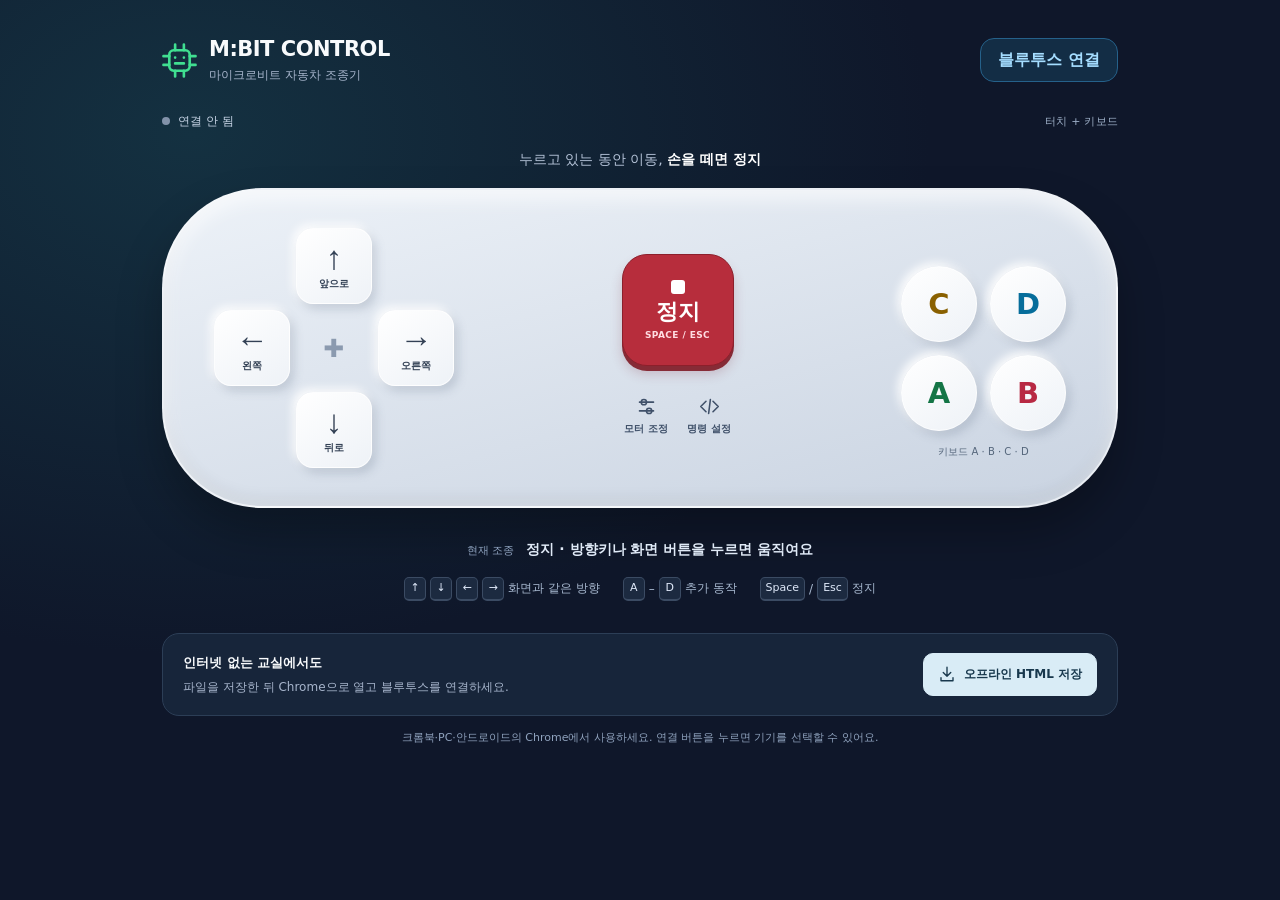
<file: index.html>
<!DOCTYPE html>
<html lang="ko">
<head>
    <meta charset="UTF-8">
    <meta name="viewport" content="width=device-width, initial-scale=1.0">
    <meta name="theme-color" content="#0f172a">
    <meta name="description" content="화면 터치와 키보드로 함께 사용하는 마이크로비트 자동차 조종기. HTML 파일을 내려받으면 인터넷 없이 사용할 수 있습니다.">
    <title>마이크로비트 자동차 조종기</title>
    <link rel="stylesheet" href="style.css">
</head>
<body>
    <div class="app-container">
        <header class="app-header">
            <div class="logo">
                <svg viewBox="0 0 24 24" aria-hidden="true"><rect x="5" y="5" width="14" height="14" rx="3"/><path d="M9 1v4m6-4v4M9 19v4m6-4v4M1 9h4m-4 6h4m14-6h4m-4 6h4"/><path d="M9 10h.01M15 10h.01M9 14h6"/></svg>
                <div><h1>M:BIT CONTROL</h1><p>마이크로비트 자동차 조종기</p></div>
            </div>
            <button type="button" id="btn-connect" class="connect-btn"><svg viewBox="0 0 24 24" aria-hidden="true"><path d="m7 7 10 10-5 4V3l5 4L7 17"/></svg><span>블루투스 연결</span></button>
        </header>

        <div class="status-row">
            <div class="status-bar" role="status" aria-live="polite"><span class="status-indicator" id="status-indicator" aria-hidden="true"></span><span id="status-text">연결되지 않음</span></div>
            <span class="mode-note">터치 + 키보드</span>
        </div>

        <main>
            <p class="intro">누르고 있는 동안 이동, <strong>손을 떼면 정지</strong></p>
            <div class="controller-area" aria-label="자동차 조종 패드">
                <div class="d-pad" role="group" aria-label="방향 조종">
                    <div class="d-row"><button type="button" class="ctrl-btn d-btn up" data-action="up" aria-label="앞으로 (위쪽 방향키)" aria-pressed="false" title="위쪽 방향키: 앞으로"><span class="arrow" aria-hidden="true">↑</span><span class="button-label">앞으로</span></button></div>
                    <div class="d-row"><button type="button" class="ctrl-btn d-btn left" data-action="left" aria-label="왼쪽 (왼쪽 방향키)" aria-pressed="false" title="왼쪽 방향키: 왼쪽"><span class="arrow" aria-hidden="true">←</span><span class="button-label">왼쪽</span></button><div class="d-center" aria-hidden="true">✚</div><button type="button" class="ctrl-btn d-btn right" data-action="right" aria-label="오른쪽 (오른쪽 방향키)" aria-pressed="false" title="오른쪽 방향키: 오른쪽"><span class="arrow" aria-hidden="true">→</span><span class="button-label">오른쪽</span></button></div>
                    <div class="d-row"><button type="button" class="ctrl-btn d-btn down" data-action="down" aria-label="뒤로 (아래쪽 방향키)" aria-pressed="false" title="아래쪽 방향키: 뒤로"><span class="arrow" aria-hidden="true">↓</span><span class="button-label">뒤로</span></button></div>
                </div>
                <div class="center-buttons">
                    <button type="button" id="btn-stop" class="stop-btn" data-action="stop" aria-label="즉시 정지 (스페이스 또는 Esc 키)" title="스페이스 또는 Esc: 정지"><span class="stop-square" aria-hidden="true"></span><strong>정지</strong><small>SPACE / ESC</small></button>
                    <div class="settings-buttons">
                        <button type="button" id="btn-option" class="start-btn" aria-label="모터 조정 열기" aria-haspopup="dialog"><svg viewBox="0 0 24 24" aria-hidden="true"><path d="M4 7h16M4 17h16"/><circle cx="9" cy="7" r="3"/><circle cx="15" cy="17" r="3"/></svg><span>모터 조정</span></button>
                        <button type="button" id="btn-settings" class="start-btn" aria-label="명령 설정 열기" aria-haspopup="dialog"><svg viewBox="0 0 24 24" aria-hidden="true"><path d="m8 6-6 6 6 6m8-12 6 6-6 6m-3-14-2 16"/></svg><span>명령 설정</span></button>
                    </div>
                </div>
                <div class="action-buttons" role="group" aria-label="추가 동작">
                    <div class="action-row"><button type="button" class="ctrl-btn action-btn btn-c" data-action="c" aria-label="C 버튼 (C 키)" aria-pressed="false" title="키보드 C"><span>C</span></button><button type="button" class="ctrl-btn action-btn btn-d" data-action="d" aria-label="D 버튼 (D 키)" aria-pressed="false" title="키보드 D"><span>D</span></button></div>
                    <div class="action-row"><button type="button" class="ctrl-btn action-btn btn-a" data-action="a" aria-label="A 버튼 (A 키)" aria-pressed="false" title="키보드 A"><span>A</span></button><button type="button" class="ctrl-btn action-btn btn-b" data-action="b" aria-label="B 버튼 (B 키)" aria-pressed="false" title="키보드 B"><span>B</span></button></div>
                    <span class="action-caption">키보드 A · B · C · D</span>
                </div>
            </div>
            <div class="input-state"><span class="input-state-label">현재 조종</span><span id="input-status" role="status" aria-live="polite">정지 · 키나 버튼을 누르면 움직여요</span></div>
            <div class="keyboard-guide" aria-label="키보드 사용법"><span><kbd>↑</kbd><kbd>↓</kbd><kbd>←</kbd><kbd>→</kbd> 화면과 같은 방향</span><span><kbd>A</kbd>–<kbd>D</kbd> 추가 동작</span><span><kbd>Space</kbd> / <kbd>Esc</kbd> 정지</span></div>
        </main>

        <footer class="offline-panel">
            <div><strong>인터넷 없는 교실에서도</strong><p>파일을 저장한 뒤 Chrome으로 열고 블루투스를 연결하세요.</p></div>
            <a id="btn-download" class="download-btn" href="./microbit-controller-offline.html" download="microbit-controller-offline.html"><svg viewBox="0 0 24 24" aria-hidden="true"><path d="M12 3v12m-5-5 5 5 5-5M4 17v4h16v-4"/></svg><span>오프라인 HTML 저장</span></a>
            <p id="offline-note" class="offline-note" hidden>오프라인 파일 · 인터넷 없이 사용 가능</p>
        </footer>
        <p class="platform-note">크롬북·PC·안드로이드의 Chrome에서 사용하세요. 연결 버튼을 누르면 기기를 선택할 수 있어요.</p>
        <noscript><p class="no-script">조종기를 사용하려면 브라우저에서 JavaScript를 허용해 주세요.</p></noscript>
    </div>

    <div class="modal" id="tuning-modal" role="dialog" aria-modal="true" aria-labelledby="tuning-title" tabindex="-1" hidden>
        <div class="tuning-panel">
            <div class="tuning-header"><h2 id="tuning-title">모터 조정</h2><button type="button" class="close-btn" id="btn-close-tuning" aria-label="모터 조정 닫기">×</button></div>
            <div class="tuning-body">
                <p class="tuning-desc">0~180 사이에서 바퀴의 회전 속도와 방향을 맞춰요. <strong>정지 위치는 90 근처</strong>이며 모터에 따라 보정이 필요합니다. 연결 중에는 변경한 값이 바로 전송됩니다.</p>
                <div class="tuning-grid">
                    <div class="slider-group"><label for="var_f_p0">직진 P0 · 왼쪽</label><div class="slider-wrapper"><span class="dir-label">뒤로</span><input type="range" class="motor-slider" id="var_f_p0" data-var="F_P0" min="0" max="180" value="180"><span class="dir-label">앞으로</span><span class="slider-val" id="val_f_p0">180</span></div></div>
                    <div class="slider-group"><label for="var_f_p1">직진 P1 · 오른쪽</label><div class="slider-wrapper"><span class="dir-label">앞으로</span><input type="range" class="motor-slider" id="var_f_p1" data-var="F_P1" min="0" max="180" value="0"><span class="dir-label">뒤로</span><span class="slider-val" id="val_f_p1">0</span></div></div>
                    <div class="slider-group"><label for="var_b_p0">후진 P0 · 왼쪽</label><div class="slider-wrapper"><span class="dir-label">뒤로</span><input type="range" class="motor-slider" id="var_b_p0" data-var="B_P0" min="0" max="180" value="0"><span class="dir-label">앞으로</span><span class="slider-val" id="val_b_p0">0</span></div></div>
                    <div class="slider-group"><label for="var_b_p1">후진 P1 · 오른쪽</label><div class="slider-wrapper"><span class="dir-label">앞으로</span><input type="range" class="motor-slider" id="var_b_p1" data-var="B_P1" min="0" max="180" value="180"><span class="dir-label">뒤로</span><span class="slider-val" id="val_b_p1">180</span></div></div>
                    <div class="slider-group"><label for="var_l_p0">좌회전 P0 · 왼쪽</label><div class="slider-wrapper"><span class="dir-label">뒤로</span><input type="range" class="motor-slider" id="var_l_p0" data-var="L_P0" min="0" max="180" value="0"><span class="dir-label">앞으로</span><span class="slider-val" id="val_l_p0">0</span></div></div>
                    <div class="slider-group"><label for="var_l_p1">좌회전 P1 · 오른쪽</label><div class="slider-wrapper"><span class="dir-label">앞으로</span><input type="range" class="motor-slider" id="var_l_p1" data-var="L_P1" min="0" max="180" value="0"><span class="dir-label">뒤로</span><span class="slider-val" id="val_l_p1">0</span></div></div>
                    <div class="slider-group"><label for="var_r_p0">우회전 P0 · 왼쪽</label><div class="slider-wrapper"><span class="dir-label">뒤로</span><input type="range" class="motor-slider" id="var_r_p0" data-var="R_P0" min="0" max="180" value="180"><span class="dir-label">앞으로</span><span class="slider-val" id="val_r_p0">180</span></div></div>
                    <div class="slider-group"><label for="var_r_p1">우회전 P1 · 오른쪽</label><div class="slider-wrapper"><span class="dir-label">앞으로</span><input type="range" class="motor-slider" id="var_r_p1" data-var="R_P1" min="0" max="180" value="180"><span class="dir-label">뒤로</span><span class="slider-val" id="val_r_p1">180</span></div></div>
                    <div class="slider-group"><label for="var_a_p2">A 버튼 · P2 모터</label><div class="slider-wrapper"><span class="dir-label">0</span><input type="range" class="motor-slider" id="var_a_p2" data-var="A_P2" min="0" max="180" value="180"><span class="dir-label">180</span><span class="slider-val" id="val_a_p2">180</span></div></div>
                    <div class="slider-group"><label for="var_b_p2">B 버튼 · P2 모터</label><div class="slider-wrapper"><span class="dir-label">0</span><input type="range" class="motor-slider" id="var_b_p2" data-var="B_P2" min="0" max="180" value="0"><span class="dir-label">180</span><span class="slider-val" id="val_b_p2">0</span></div></div>
                    <div class="slider-group"><label for="var_c_p2">C 버튼 · P2 모터</label><div class="slider-wrapper"><span class="dir-label">0</span><input type="range" class="motor-slider" id="var_c_p2" data-var="C_P2" min="0" max="180" value="90"><span class="dir-label">180</span><span class="slider-val" id="val_c_p2">90</span></div></div>
                    <div class="slider-group"><label for="var_d_p2">D 버튼 · P2 모터</label><div class="slider-wrapper"><span class="dir-label">0</span><input type="range" class="motor-slider" id="var_d_p2" data-var="D_P2" min="0" max="180" value="90"><span class="dir-label">180</span><span class="slider-val" id="val_d_p2">90</span></div></div>
                </div>
            </div>
        </div>
    </div>

    <div id="settings-modal" class="modal" role="dialog" aria-modal="true" aria-labelledby="settings-title" tabindex="-1" hidden>
        <div class="modal-content">
            <div class="modal-header"><h2 id="settings-title">명령 설정</h2><button type="button" id="btn-close-modal" class="icon-btn" aria-label="명령 설정 닫기">×</button></div>
            <div class="modal-body">
                <p class="settings-desc">화면 버튼과 키보드 모두 아래의 명령을 보냅니다. 마이크로비트 프로그램의 명령과 같게 설정하세요.</p>
                <div class="settings-grid">
                    <div class="input-group"><label for="cmd-up">↑ 직진</label><input type="text" id="cmd-up" maxlength="5" autocomplete="off" autocapitalize="off" spellcheck="false"></div>
                    <div class="input-group"><label for="cmd-down">↓ 후진</label><input type="text" id="cmd-down" maxlength="5" autocomplete="off" autocapitalize="off" spellcheck="false"></div>
                    <div class="input-group"><label for="cmd-left">← 좌회전</label><input type="text" id="cmd-left" maxlength="5" autocomplete="off" autocapitalize="off" spellcheck="false"></div>
                    <div class="input-group"><label for="cmd-right">→ 우회전</label><input type="text" id="cmd-right" maxlength="5" autocomplete="off" autocapitalize="off" spellcheck="false"></div>
                    <div class="input-group"><label for="cmd-a">A 버튼</label><input type="text" id="cmd-a" maxlength="5" autocomplete="off" autocapitalize="off" spellcheck="false"></div>
                    <div class="input-group"><label for="cmd-b">B 버튼</label><input type="text" id="cmd-b" maxlength="5" autocomplete="off" autocapitalize="off" spellcheck="false"></div>
                    <div class="input-group"><label for="cmd-c">C 버튼</label><input type="text" id="cmd-c" maxlength="5" autocomplete="off" autocapitalize="off" spellcheck="false"></div>
                    <div class="input-group"><label for="cmd-d">D 버튼</label><input type="text" id="cmd-d" maxlength="5" autocomplete="off" autocapitalize="off" spellcheck="false"></div>
                    <div class="input-group full-width"><label for="cmd-stop">정지 · 버튼이나 키를 뗐을 때</label><input type="text" id="cmd-stop" maxlength="5" autocomplete="off" autocapitalize="off" spellcheck="false"></div>
                </div>
                <button type="button" id="btn-save-settings" class="primary-btn">설정 저장</button>
            </div>
        </div>
    </div>
    <div id="toast" class="toast" role="status" aria-live="polite"></div>
    <script src="app.js"></script>
</body>
</html>
</file>
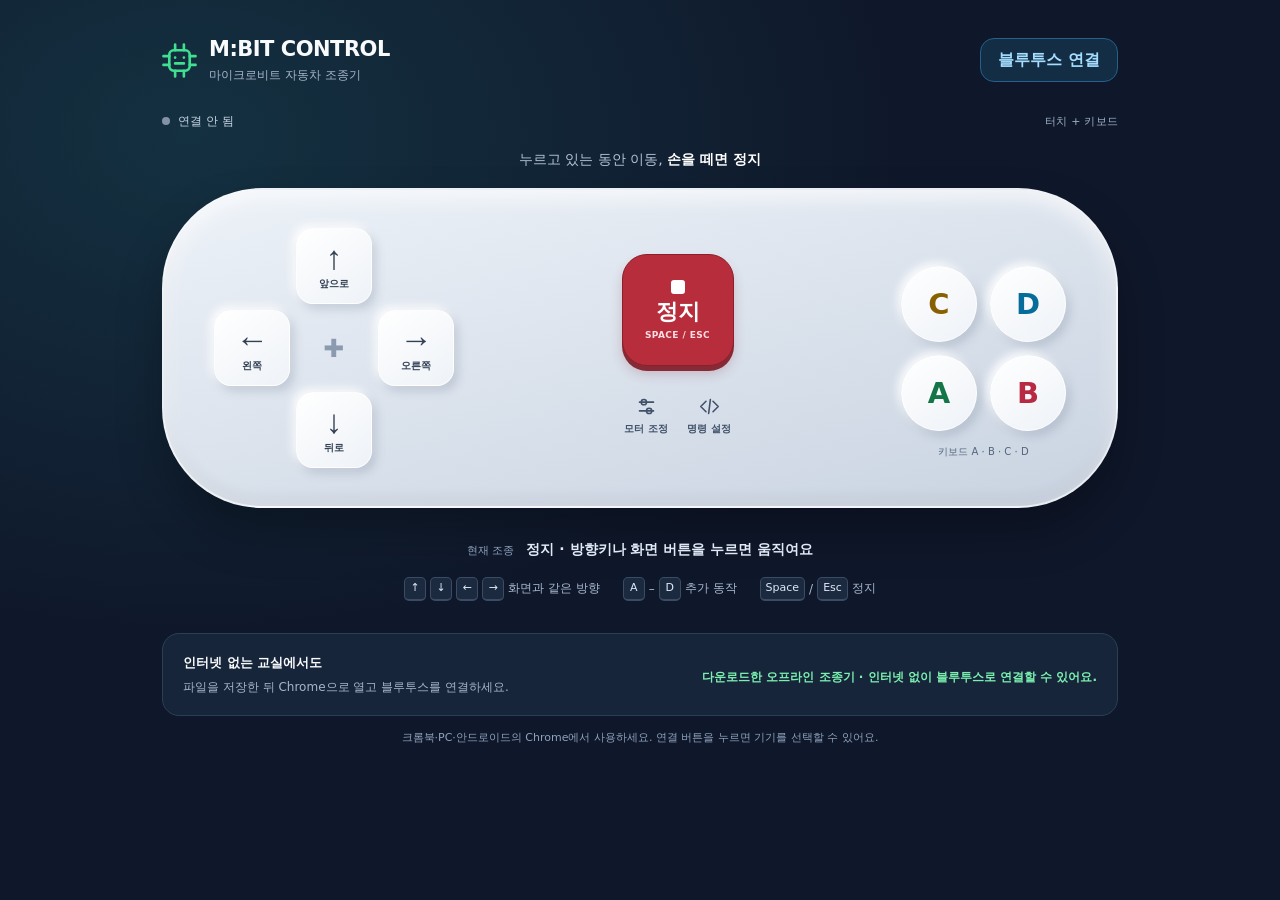
<file: microbit-controller-offline.html>
<!DOCTYPE html>
<html lang="ko">
<head>
    <meta charset="UTF-8">
    <meta name="viewport" content="width=device-width, initial-scale=1.0">
    <meta name="theme-color" content="#0f172a">
    <meta name="description" content="화면 터치와 키보드로 함께 사용하는 마이크로비트 자동차 조종기. HTML 파일을 내려받으면 인터넷 없이 사용할 수 있습니다.">
    <title>마이크로비트 자동차 조종기</title>
    <style id="controller-style">
:root {
  color-scheme: dark;
  --bg-color: #0f172a;
  --text-light: #f8fafc;
  --text-main: #334155;
  --text-muted: #a7b5cc;
  --mb-green: #40df91;
  --mb-blue: #5cc4ff;
  --mb-red: #ff6b73;
  --mb-yellow: #e0ac30;
  --pad-size: 76px;
}
* { box-sizing: border-box; }
body { margin: 0; min-width: 300px; min-height: 100vh; background: radial-gradient(ellipse at 15% 15%, #143141 0, transparent 48%), var(--bg-color); color: var(--text-light); font-family: system-ui, -apple-system, BlinkMacSystemFont, "Segoe UI", "Malgun Gothic", sans-serif; }
button, input { font: inherit; }
button { cursor: pointer; -webkit-tap-highlight-color: transparent; }
button:disabled { cursor: wait; opacity: .65; }
button:focus-visible, input:focus-visible, a:focus-visible { outline: 3px solid #38bdf8; outline-offset: 4px; }
button { border: 0; }
svg { width: 24px; height: 24px; fill: none; stroke: currentColor; stroke-width: 1.8; stroke-linecap: round; stroke-linejoin: round; flex-shrink: 0; }
[hidden] { display: none !important; }
.app-container { width: min(100%, 1016px); margin: 0 auto; padding: 36px 30px 24px; }
.app-header, .logo, .controls-top, .status-row, .status-bar { display: flex; align-items: center; }
.app-header { justify-content: space-between; gap: 20px; }
.logo { gap: 12px; }
.logo > svg { width: 35px; height: 35px; color: var(--mb-green); }
h1 { margin: 0; font-size: 21px; line-height: 1.3; font-weight: 850; letter-spacing: -.5px; }
.logo p { margin: 4px 0 0; color: var(--text-muted); font-size: 12px; }
.connect-btn { display: flex; align-items: center; justify-content: center; gap: 8px; min-height: 44px; padding: 10px 17px; border-radius: 14px; border: 1px solid #25618a; color: #a5ddff; background: #132d45; font-weight: 700; white-space: nowrap; }
.connect-btn:hover { background: #1b3c56; }
.connect-btn.connected { color: #8bf4bb; border-color: #278059; background: #153e32; }
.status-row { gap: 16px; justify-content: space-between; margin: 22px 0 0; }
.status-bar { gap: 8px; min-height: 30px; font-size: 12px; color: #c7d4e5; }
.status-indicator { display: inline-block; flex: 0 0 8px; width: 8px; height: 8px; border-radius: 50%; background: #8292a9; }
.status-indicator.connected { background: var(--mb-green); box-shadow: 0 0 9px #40df9166; }
.mode-note { color: #9eb0c8; font-size: 11px; letter-spacing: .2px; white-space: nowrap; }
.intro { margin: 15px 0 19px; color: #b5c3d8; text-align: center; font-size: 14px; }
.intro strong { color: white; font-weight: 650; }
.controller-area { display: grid; grid-template-columns: auto 1fr auto; align-items: center; gap: 30px; padding: 38px 50px; border: 2px solid #ffffff91; border-radius: 100px; color: #334155; background: linear-gradient(165deg, #edf2f8, #c9d3e1); box-shadow: 0 25px 45px #0004, inset 0 8px 20px #ffffffb3, inset 0 -7px 16px #0001; }
.d-pad, .action-buttons { display: flex; flex-direction: column; align-items: center; gap: 6px; }
.d-row, .action-row { display: flex; justify-content: center; gap: 6px; }
.d-center { width: var(--pad-size); height: var(--pad-size); display: flex; align-items: center; justify-content: center; color: #8b9aaf; font-size: 25px; }
.ctrl-btn { display: flex; align-items: center; justify-content: center; flex-direction: column; width: var(--pad-size); height: var(--pad-size); background: linear-gradient(145deg, #fff, #eef2f7); border: 1px solid #ffffffcc; box-shadow: 4px 5px 10px #64748b42, -3px -3px 10px #fff; color: #334155; touch-action: none; user-select: none; -webkit-user-select: none; transition: background .08s, box-shadow .08s, transform .08s; }
.d-btn { border-radius: 17px; gap: 0; }
.arrow { font-family: Arial, sans-serif; font-size: 33px; line-height: 1; font-weight: 700; }
.button-label { font-size: 10px; line-height: 1.4; margin-top: 3px; font-weight: 700; }
.ctrl-btn.active, .ctrl-btn[aria-pressed="true"] { transform: translateY(2px); background: #bfdbf0; box-shadow: inset 3px 3px 8px #52657b66, inset -2px -2px 6px #ffffff80; outline: 2px solid #3185b9; outline-offset: -2px; }
.d-btn.active, .d-btn[aria-pressed="true"] { color: #005d91; }
.center-buttons { display: flex; flex-direction: column; align-items: center; gap: 23px; }
.stop-btn { display: flex; flex-direction: column; align-items: center; justify-content: center; gap: 7px; width: 112px; min-height: 112px; padding: 15px 10px; border-radius: 25px; background: #b72d3c; border: 1px solid #8c1f2b; color: white; box-shadow: 0 5px 0 #862b36, 0 8px 12px #8735453d; }
.stop-btn:hover { background: #a91f31; }
.stop-btn:active { transform: translateY(3px); box-shadow: 0 2px 0 #862b36; }
.stop-square { width: 14px; height: 14px; background: white; border-radius: 3px; }
.stop-btn strong { font-size: 22px; line-height: 1; }
.stop-btn small { font-size: 9px; letter-spacing: .4px; font-weight: 700; color: #ffdde2; }
.settings-buttons { display: flex; gap: 6px; }
.start-btn { display: flex; flex-direction: column; align-items: center; gap: 5px; padding: 7px 5px; min-width: 57px; background: transparent; color: #3f5069; border-radius: 9px; }
.start-btn:hover { background: #a6b5c34d; }
.start-btn span { font-size: 10px; font-weight: 700; white-space: nowrap; }
.start-btn svg { width: 21px; height: 21px; }
.action-buttons { gap: 13px; position: relative; padding: 17px 0; }
.action-row { gap: 13px; }
.action-btn { border-radius: 50%; font-size: 29px; font-weight: 850; }
.btn-a { color: #147546; }
.btn-b { color: #b82943; }
.btn-c { color: #896000; }
.btn-d { color: #066d9b; }
.action-caption { position: absolute; bottom: -11px; white-space: nowrap; color: #55667b; font-size: 10px; }
.input-state { display: flex; align-items: center; justify-content: center; flex-wrap: wrap; gap: 12px; min-height: 54px; margin-top: 15px; text-align: center; }
.input-state-label { color: #8ea2be; font-size: 11px; }
#input-status { font-size: 14px; color: #e0eaf7; font-weight: 650; }
.keyboard-guide { display: flex; flex-wrap: wrap; align-items: center; justify-content: center; gap: 13px 23px; font-size: 12px; color: #a9bad1; }
.keyboard-guide > span { display: flex; align-items: center; gap: 4px; }
kbd { min-width: 22px; padding: 3px 5px; border: 1px solid #3b4b63; border-bottom-width: 2px; border-radius: 5px; background: #1c2a40; color: #e0eafa; font-family: inherit; font-size: 11px; line-height: 1.3; text-align: center; }
.offline-panel { margin-top: 32px; padding: 18px 20px; display: flex; align-items: center; justify-content: space-between; gap: 18px; background: #17253a; border: 1px solid #2c3e56; border-radius: 17px; }
.offline-panel strong { font-size: 13px; }
.offline-panel p { margin: 6px 0 0; color: #a7b5cc; font-size: 12px; line-height: 1.6; }
.download-btn { display: flex; align-items: center; justify-content: center; gap: 8px; flex-shrink: 0; min-height: 43px; padding: 10px 14px; background: #d9ecf6; color: #18384d; border: 1px solid #d9ecf6; border-radius: 10px; font-size: 12px; font-weight: 750; text-decoration: none; }
.offline-panel .offline-note { color: #7aefaf; font-weight: 650; }
.download-btn:hover { background: white; }
.download-btn svg { width: 18px; height: 18px; }
.platform-note { margin: 13px 5px 0; color: #8fa2bd; font-size: 11px; line-height: 1.6; text-align: center; }
.modal { position: fixed; inset: 0; z-index: 100; display: flex; align-items: center; justify-content: center; padding: 20px; background: #020817b3; backdrop-filter: blur(6px); }
.modal-content, .tuning-panel { width: min(100%, 560px); max-height: calc(100dvh - 40px); display: flex; flex-direction: column; border-radius: 20px; background: #152238; border: 1px solid #43546d; box-shadow: 0 20px 60px #0007; overflow: hidden; }
.tuning-panel { width: min(100%, 720px); }
.modal-header, .tuning-header { display: flex; align-items: center; justify-content: space-between; gap: 15px; padding: 15px 22px; border-bottom: 1px solid #304058; flex-shrink: 0; }
.modal h2 { margin: 0; font-size: 19px; }
.close-btn, .icon-btn { display: flex; align-items: center; justify-content: center; width: 42px; height: 42px; border-radius: 12px; background: #263751; color: #e7f0ff; font-size: 28px; }
.modal-body, .tuning-body { padding: 20px 22px 24px; overflow-y: auto; }
.settings-desc, .tuning-desc { color: #acbdd3; font-size: 13px; line-height: 1.7; margin: 0 0 20px; }
.settings-grid, .tuning-grid { display: grid; grid-template-columns: repeat(2, minmax(0, 1fr)); gap: 17px 20px; }
.settings-grid { margin-bottom: 22px; }
.input-group, .slider-group { min-width: 0; }
.input-group label, .slider-group > label { display: block; margin-bottom: 8px; font-size: 12px; font-weight: 650; color: #c8d5e7; }
.input-group input { width: 100%; min-height: 41px; padding: 9px 12px; border: 1px solid #7d8da5; border-radius: 8px; color: #203146; background: #f1f5f9; text-align: center; font-size: 15px; }
.full-width { grid-column: 1 / -1; }
.primary-btn { width: 100%; min-height: 47px; padding: 12px 16px; color: #071d2a; background: #74cdff; border-radius: 11px; font-weight: 750; }
.slider-wrapper { display: flex; align-items: center; gap: 7px; min-height: 36px; }
.dir-label { font-size: 10px; color: #a7b5cc; white-space: nowrap; }
.motor-slider { min-width: 0; flex: 1; accent-color: #64ceff; cursor: pointer; }
.slider-val { min-width: 28px; color: #7aefaf; font-size: 13px; font-weight: 750; text-align: right; }
.toast { position: fixed; left: 50%; bottom: 20px; z-index: 110; max-width: min(90%, 550px); transform: translate(-50%, 20px); opacity: 0; pointer-events: none; padding: 13px 19px; border-radius: 14px; background: #e9f6ff; color: #183750; border: 1px solid #cee7f8; box-shadow: 0 6px 30px #0005; font-size: 13px; line-height: 1.6; transition: opacity .15s, transform .15s; }
.toast.show { opacity: 1; transform: translate(-50%, 0); }
.no-script { padding: 15px; background: #732231; border-radius: 10px; }
@media (max-width: 860px) {
  :root { --pad-size: 65px; }
  .app-container { padding: 26px 22px 20px; }
  .controller-area { padding: 32px 29px; gap: 20px; border-radius: 80px; }
  .stop-btn { width: 100px; min-height: 106px; }
}
@media (max-width: 670px) {
  :root { --pad-size: 60px; }
  .app-container { padding: 20px 15px; }
  .controller-area { grid-template-columns: 1fr 1fr; padding: 28px 20px 20px; border-radius: 45px; gap: 25px 16px; }
  .d-pad { grid-column: 1; grid-row: 1; }
  .action-buttons { grid-column: 2; grid-row: 1; }
  .center-buttons { grid-column: 1 / -1; grid-row: 2; flex-direction: row; justify-content: center; gap: 25px; }
  .stop-btn { width: 150px; min-height: 65px; display: grid; grid-template-columns: auto auto; gap: 5px 8px; border-radius: 16px; padding: 12px 20px; }
  .stop-btn small { grid-column: 1 / -1; }
  .stop-btn strong { font-size: 20px; }
  .settings-buttons { gap: 8px; }
  .offline-panel { align-items: flex-start; flex-direction: column; gap: 13px; margin-top: 25px; }
  .download-btn { width: 100%; }
  .keyboard-guide { gap: 10px 14px; }
}
@media (max-width: 420px) {
  :root { --pad-size: 49px; }
  .app-header { gap: 10px; }
  h1 { font-size: 15px; }
  .logo { gap: 7px; }
  .logo > svg { width: 27px; height: 27px; }
  .logo p { font-size: 9px; }
  .connect-btn { font-size: 11px; padding: 8px 10px; border-radius: 11px; gap: 4px; }
  .connect-btn svg { width: 18px; }
  .status-row { margin-top: 15px; }
  .intro { font-size: 12px; margin-top: 12px; }
  .controller-area { padding: 24px 13px 20px; gap: 25px 9px; border-radius: 35px; }
  .d-row, .d-pad { gap: 4px; }
  .d-btn { border-radius: 12px; }
  .arrow { font-size: 27px; }
  .button-label { font-size: 8px; margin-top: 0; }
  .action-row, .action-buttons { gap: 10px; }
  .action-btn { font-size: 23px; }
  .action-caption { font-size: 8px; bottom: -6px; }
  .center-buttons { gap: 14px; }
  .stop-btn { width: 130px; }
  .settings-buttons { gap: 2px; }
  #input-status { font-size: 12px; }
  .input-state { gap: 7px; }
  .modal { padding: 12px; }
  .modal-content, .tuning-panel { max-height: calc(100dvh - 24px); }
  .modal-body, .tuning-body { padding: 17px; }
  .tuning-grid { grid-template-columns: 1fr; }
}
@media (max-height: 560px) and (min-width: 671px) {
  :root { --pad-size: 53px; }
  .app-container { padding-top: 13px; }
  .status-row { margin-top: 6px; }
  .intro { margin: 5px 0 10px; font-size: 12px; }
  .controller-area { padding: 17px 55px; }
  .stop-btn { min-height: 90px; width: 100px; }
  .center-buttons { gap: 10px; }
  .input-state { min-height: 38px; margin-top: 7px; }
  .offline-panel { margin-top: 17px; }
}
@media (prefers-reduced-motion: reduce) {
  *, *::before, *::after { transition: none !important; }
}

</style>
</head>
<body data-standalone="true">
    <div class="app-container">
        <header class="app-header">
            <div class="logo">
                <svg viewBox="0 0 24 24" aria-hidden="true"><rect x="5" y="5" width="14" height="14" rx="3"/><path d="M9 1v4m6-4v4M9 19v4m6-4v4M1 9h4m-4 6h4m14-6h4m-4 6h4"/><path d="M9 10h.01M15 10h.01M9 14h6"/></svg>
                <div><h1>M:BIT CONTROL</h1><p>마이크로비트 자동차 조종기</p></div>
            </div>
            <button type="button" id="btn-connect" class="connect-btn"><svg viewBox="0 0 24 24" aria-hidden="true"><path d="m7 7 10 10-5 4V3l5 4L7 17"/></svg><span>블루투스 연결</span></button>
        </header>

        <div class="status-row">
            <div class="status-bar" role="status" aria-live="polite"><span class="status-indicator" id="status-indicator" aria-hidden="true"></span><span id="status-text">연결되지 않음</span></div>
            <span class="mode-note">터치 + 키보드</span>
        </div>

        <main>
            <p class="intro">누르고 있는 동안 이동, <strong>손을 떼면 정지</strong></p>
            <div class="controller-area" aria-label="자동차 조종 패드">
                <div class="d-pad" role="group" aria-label="방향 조종">
                    <div class="d-row"><button type="button" class="ctrl-btn d-btn up" data-action="up" aria-label="앞으로 (위쪽 방향키)" aria-pressed="false" title="위쪽 방향키: 앞으로"><span class="arrow" aria-hidden="true">↑</span><span class="button-label">앞으로</span></button></div>
                    <div class="d-row"><button type="button" class="ctrl-btn d-btn left" data-action="left" aria-label="왼쪽 (왼쪽 방향키)" aria-pressed="false" title="왼쪽 방향키: 왼쪽"><span class="arrow" aria-hidden="true">←</span><span class="button-label">왼쪽</span></button><div class="d-center" aria-hidden="true">✚</div><button type="button" class="ctrl-btn d-btn right" data-action="right" aria-label="오른쪽 (오른쪽 방향키)" aria-pressed="false" title="오른쪽 방향키: 오른쪽"><span class="arrow" aria-hidden="true">→</span><span class="button-label">오른쪽</span></button></div>
                    <div class="d-row"><button type="button" class="ctrl-btn d-btn down" data-action="down" aria-label="뒤로 (아래쪽 방향키)" aria-pressed="false" title="아래쪽 방향키: 뒤로"><span class="arrow" aria-hidden="true">↓</span><span class="button-label">뒤로</span></button></div>
                </div>
                <div class="center-buttons">
                    <button type="button" id="btn-stop" class="stop-btn" data-action="stop" aria-label="즉시 정지 (스페이스 또는 Esc 키)" title="스페이스 또는 Esc: 정지"><span class="stop-square" aria-hidden="true"></span><strong>정지</strong><small>SPACE / ESC</small></button>
                    <div class="settings-buttons">
                        <button type="button" id="btn-option" class="start-btn" aria-label="모터 조정 열기" aria-haspopup="dialog"><svg viewBox="0 0 24 24" aria-hidden="true"><path d="M4 7h16M4 17h16"/><circle cx="9" cy="7" r="3"/><circle cx="15" cy="17" r="3"/></svg><span>모터 조정</span></button>
                        <button type="button" id="btn-settings" class="start-btn" aria-label="명령 설정 열기" aria-haspopup="dialog"><svg viewBox="0 0 24 24" aria-hidden="true"><path d="m8 6-6 6 6 6m8-12 6 6-6 6m-3-14-2 16"/></svg><span>명령 설정</span></button>
                    </div>
                </div>
                <div class="action-buttons" role="group" aria-label="추가 동작">
                    <div class="action-row"><button type="button" class="ctrl-btn action-btn btn-c" data-action="c" aria-label="C 버튼 (C 키)" aria-pressed="false" title="키보드 C"><span>C</span></button><button type="button" class="ctrl-btn action-btn btn-d" data-action="d" aria-label="D 버튼 (D 키)" aria-pressed="false" title="키보드 D"><span>D</span></button></div>
                    <div class="action-row"><button type="button" class="ctrl-btn action-btn btn-a" data-action="a" aria-label="A 버튼 (A 키)" aria-pressed="false" title="키보드 A"><span>A</span></button><button type="button" class="ctrl-btn action-btn btn-b" data-action="b" aria-label="B 버튼 (B 키)" aria-pressed="false" title="키보드 B"><span>B</span></button></div>
                    <span class="action-caption">키보드 A · B · C · D</span>
                </div>
            </div>
            <div class="input-state"><span class="input-state-label">현재 조종</span><span id="input-status" role="status" aria-live="polite">정지 · 키나 버튼을 누르면 움직여요</span></div>
            <div class="keyboard-guide" aria-label="키보드 사용법"><span><kbd>↑</kbd><kbd>↓</kbd><kbd>←</kbd><kbd>→</kbd> 화면과 같은 방향</span><span><kbd>A</kbd>–<kbd>D</kbd> 추가 동작</span><span><kbd>Space</kbd> / <kbd>Esc</kbd> 정지</span></div>
        </main>

        <footer class="offline-panel">
            <div><strong>인터넷 없는 교실에서도</strong><p>파일을 저장한 뒤 Chrome으로 열고 블루투스를 연결하세요.</p></div>
            <a id="btn-download" class="download-btn" href="./microbit-controller-offline.html" download="microbit-controller-offline.html"><svg viewBox="0 0 24 24" aria-hidden="true"><path d="M12 3v12m-5-5 5 5 5-5M4 17v4h16v-4"/></svg><span>오프라인 HTML 저장</span></a>
            <p id="offline-note" class="offline-note" hidden>오프라인 파일 · 인터넷 없이 사용 가능</p>
        </footer>
        <p class="platform-note">크롬북·PC·안드로이드의 Chrome에서 사용하세요. 연결 버튼을 누르면 기기를 선택할 수 있어요.</p>
        <noscript><p class="no-script">조종기를 사용하려면 브라우저에서 JavaScript를 허용해 주세요.</p></noscript>
    </div>

    <div class="modal" id="tuning-modal" role="dialog" aria-modal="true" aria-labelledby="tuning-title" tabindex="-1" hidden>
        <div class="tuning-panel">
            <div class="tuning-header"><h2 id="tuning-title">모터 조정</h2><button type="button" class="close-btn" id="btn-close-tuning" aria-label="모터 조정 닫기">×</button></div>
            <div class="tuning-body">
                <p class="tuning-desc">0~180 사이에서 바퀴의 회전 속도와 방향을 맞춰요. <strong>정지 위치는 90 근처</strong>이며 모터에 따라 보정이 필요합니다. 연결 중에는 변경한 값이 바로 전송됩니다.</p>
                <div class="tuning-grid">
                    <div class="slider-group"><label for="var_f_p0">직진 P0 · 왼쪽</label><div class="slider-wrapper"><span class="dir-label">뒤로</span><input type="range" class="motor-slider" id="var_f_p0" data-var="F_P0" min="0" max="180" value="180"><span class="dir-label">앞으로</span><span class="slider-val" id="val_f_p0">180</span></div></div>
                    <div class="slider-group"><label for="var_f_p1">직진 P1 · 오른쪽</label><div class="slider-wrapper"><span class="dir-label">앞으로</span><input type="range" class="motor-slider" id="var_f_p1" data-var="F_P1" min="0" max="180" value="0"><span class="dir-label">뒤로</span><span class="slider-val" id="val_f_p1">0</span></div></div>
                    <div class="slider-group"><label for="var_b_p0">후진 P0 · 왼쪽</label><div class="slider-wrapper"><span class="dir-label">뒤로</span><input type="range" class="motor-slider" id="var_b_p0" data-var="B_P0" min="0" max="180" value="0"><span class="dir-label">앞으로</span><span class="slider-val" id="val_b_p0">0</span></div></div>
                    <div class="slider-group"><label for="var_b_p1">후진 P1 · 오른쪽</label><div class="slider-wrapper"><span class="dir-label">앞으로</span><input type="range" class="motor-slider" id="var_b_p1" data-var="B_P1" min="0" max="180" value="180"><span class="dir-label">뒤로</span><span class="slider-val" id="val_b_p1">180</span></div></div>
                    <div class="slider-group"><label for="var_l_p0">좌회전 P0 · 왼쪽</label><div class="slider-wrapper"><span class="dir-label">뒤로</span><input type="range" class="motor-slider" id="var_l_p0" data-var="L_P0" min="0" max="180" value="0"><span class="dir-label">앞으로</span><span class="slider-val" id="val_l_p0">0</span></div></div>
                    <div class="slider-group"><label for="var_l_p1">좌회전 P1 · 오른쪽</label><div class="slider-wrapper"><span class="dir-label">앞으로</span><input type="range" class="motor-slider" id="var_l_p1" data-var="L_P1" min="0" max="180" value="0"><span class="dir-label">뒤로</span><span class="slider-val" id="val_l_p1">0</span></div></div>
                    <div class="slider-group"><label for="var_r_p0">우회전 P0 · 왼쪽</label><div class="slider-wrapper"><span class="dir-label">뒤로</span><input type="range" class="motor-slider" id="var_r_p0" data-var="R_P0" min="0" max="180" value="180"><span class="dir-label">앞으로</span><span class="slider-val" id="val_r_p0">180</span></div></div>
                    <div class="slider-group"><label for="var_r_p1">우회전 P1 · 오른쪽</label><div class="slider-wrapper"><span class="dir-label">앞으로</span><input type="range" class="motor-slider" id="var_r_p1" data-var="R_P1" min="0" max="180" value="180"><span class="dir-label">뒤로</span><span class="slider-val" id="val_r_p1">180</span></div></div>
                    <div class="slider-group"><label for="var_a_p2">A 버튼 · P2 모터</label><div class="slider-wrapper"><span class="dir-label">0</span><input type="range" class="motor-slider" id="var_a_p2" data-var="A_P2" min="0" max="180" value="180"><span class="dir-label">180</span><span class="slider-val" id="val_a_p2">180</span></div></div>
                    <div class="slider-group"><label for="var_b_p2">B 버튼 · P2 모터</label><div class="slider-wrapper"><span class="dir-label">0</span><input type="range" class="motor-slider" id="var_b_p2" data-var="B_P2" min="0" max="180" value="0"><span class="dir-label">180</span><span class="slider-val" id="val_b_p2">0</span></div></div>
                    <div class="slider-group"><label for="var_c_p2">C 버튼 · P2 모터</label><div class="slider-wrapper"><span class="dir-label">0</span><input type="range" class="motor-slider" id="var_c_p2" data-var="C_P2" min="0" max="180" value="90"><span class="dir-label">180</span><span class="slider-val" id="val_c_p2">90</span></div></div>
                    <div class="slider-group"><label for="var_d_p2">D 버튼 · P2 모터</label><div class="slider-wrapper"><span class="dir-label">0</span><input type="range" class="motor-slider" id="var_d_p2" data-var="D_P2" min="0" max="180" value="90"><span class="dir-label">180</span><span class="slider-val" id="val_d_p2">90</span></div></div>
                </div>
            </div>
        </div>
    </div>

    <div id="settings-modal" class="modal" role="dialog" aria-modal="true" aria-labelledby="settings-title" tabindex="-1" hidden>
        <div class="modal-content">
            <div class="modal-header"><h2 id="settings-title">명령 설정</h2><button type="button" id="btn-close-modal" class="icon-btn" aria-label="명령 설정 닫기">×</button></div>
            <div class="modal-body">
                <p class="settings-desc">화면 버튼과 키보드 모두 아래의 명령을 보냅니다. 마이크로비트 프로그램의 명령과 같게 설정하세요.</p>
                <div class="settings-grid">
                    <div class="input-group"><label for="cmd-up">↑ 직진</label><input type="text" id="cmd-up" maxlength="5" autocomplete="off" autocapitalize="off" spellcheck="false"></div>
                    <div class="input-group"><label for="cmd-down">↓ 후진</label><input type="text" id="cmd-down" maxlength="5" autocomplete="off" autocapitalize="off" spellcheck="false"></div>
                    <div class="input-group"><label for="cmd-left">← 좌회전</label><input type="text" id="cmd-left" maxlength="5" autocomplete="off" autocapitalize="off" spellcheck="false"></div>
                    <div class="input-group"><label for="cmd-right">→ 우회전</label><input type="text" id="cmd-right" maxlength="5" autocomplete="off" autocapitalize="off" spellcheck="false"></div>
                    <div class="input-group"><label for="cmd-a">A 버튼</label><input type="text" id="cmd-a" maxlength="5" autocomplete="off" autocapitalize="off" spellcheck="false"></div>
                    <div class="input-group"><label for="cmd-b">B 버튼</label><input type="text" id="cmd-b" maxlength="5" autocomplete="off" autocapitalize="off" spellcheck="false"></div>
                    <div class="input-group"><label for="cmd-c">C 버튼</label><input type="text" id="cmd-c" maxlength="5" autocomplete="off" autocapitalize="off" spellcheck="false"></div>
                    <div class="input-group"><label for="cmd-d">D 버튼</label><input type="text" id="cmd-d" maxlength="5" autocomplete="off" autocapitalize="off" spellcheck="false"></div>
                    <div class="input-group full-width"><label for="cmd-stop">정지 · 버튼이나 키를 뗐을 때</label><input type="text" id="cmd-stop" maxlength="5" autocomplete="off" autocapitalize="off" spellcheck="false"></div>
                </div>
                <button type="button" id="btn-save-settings" class="primary-btn">설정 저장</button>
            </div>
        </div>
    </div>
    <div id="toast" class="toast" role="status" aria-live="polite"></div>
    <script id="controller-app">
'use strict';

const UART_SERVICE_UUID = '6e400001-b5a3-f393-e0a9-e50e24dcca9e';
const UART_RX_UUID = '6e400003-b5a3-f393-e0a9-e50e24dcca9e';
const defaultCommands = { up: 'UP', down: 'DOWN', left: 'LEFT', right: 'RIGHT', a: 'A', b: 'B', c: 'C', d: 'D', stop: 'STOP' };
const defaultTuning = { F_P0: 180, F_P1: 0, B_P0: 0, B_P1: 180, L_P0: 0, L_P1: 0, R_P0: 180, R_P1: 180, A_P2: 180, B_P2: 0, C_P2: 90, D_P2: 90 };
const directions = new Set(['up', 'down', 'left', 'right']);
const keyActions = { ArrowUp: 'up', ArrowDown: 'down', ArrowLeft: 'left', ArrowRight: 'right', KeyA: 'a', KeyB: 'b', KeyC: 'c', KeyD: 'd' };
const actionNames = { up: '직진 ↑', down: '후진 ↓', left: '좌회전 ←', right: '우회전 →', a: 'A', b: 'B', c: 'C', d: 'D' };
const $ = id => document.getElementById(id);
const ctrlBtns = Array.from(document.querySelectorAll('.ctrl-btn'));
const motorSliders = Array.from(document.querySelectorAll('.motor-slider'));
let currentCommands = { ...defaultCommands };
let currentTuning = { ...defaultTuning };
let bluetoothDevice = null;
let link = null;
let connecting = false;
let disconnecting = false;
let connectionVersion = 0;
let pressOrder = 0;
let toastTimer;
const heldInputs = new Map();

function showToast(message = '설정을 저장했습니다.') {
    $('toast').textContent = message;
    $('toast').classList.add('show');
    clearTimeout(toastTimer);
    toastTimer = setTimeout(() => $('toast').classList.remove('show'), 2500);
}
function validCommand(value) {
    return typeof value === 'string' && !!value.trim() && !/[\x00-\x1f\x7f]/.test(value) && new TextEncoder().encode(value + '\n').length <= 20;
}
function loadSettings() {
    try {
        const saved = JSON.parse(localStorage.getItem('microbit-car-commands-v5') || 'null');
        if (saved && typeof saved === 'object') {
            for (const key of Object.keys(defaultCommands)) if (validCommand(saved[key])) currentCommands[key] = saved[key];
            if (Object.keys(defaultCommands).some(key => key !== 'stop' && currentCommands[key] === currentCommands.stop)) currentCommands = { ...defaultCommands };
        }
    } catch (_) { showToast('저장된 명령을 읽지 못해 기본 명령으로 시작합니다.'); }
    try {
        const saved = JSON.parse(localStorage.getItem('microbit-car-tuning-v1') || 'null');
        if (saved && typeof saved === 'object') {
            for (const key of Object.keys(defaultTuning)) {
                const value = Number(saved[key]);
                if (saved[key] !== undefined && Number.isInteger(value) && value >= 0 && value <= 180) currentTuning[key] = value;
            }
        }
    } catch (_) { /* Storage can be unavailable for local files; controls still work. */ }
    for (const key of Object.keys(defaultCommands)) $('cmd-' + key).value = currentCommands[key];
    for (const slider of motorSliders) {
        slider.value = currentTuning[slider.dataset.var];
        $('val_' + slider.id.replace('var_', '')).textContent = slider.value;
    }
}
function persistSettings(key, value) {
    try { localStorage.setItem(key, JSON.stringify(value)); return true; }
    catch (_) { showToast('이번 실행에는 적용했습니다. 브라우저에서 설정 저장을 허용하지 않았습니다.'); return false; }
}
async function saveSettings() {
    if ($('btn-save-settings').disabled) return;
    const next = {};
    for (const key of Object.keys(defaultCommands)) {
        const value = $('cmd-' + key).value || defaultCommands[key];
        if (!validCommand(value)) { showToast('명령은 줄바꿈 없이 짧게 입력해 주세요.'); return; }
        next[key] = value;
    }
    if (Object.keys(next).some(key => key !== 'stop' && next[key] === next.stop)) { showToast('정지 명령은 이동·보조 버튼의 명령과 달라야 합니다.'); return; }
    $('btn-save-settings').disabled = true;
    try {
        // Finish the old STOP before applying a corrected STOP spelling.
        const previousStop = currentCommands.stop;
        await emergencyStop();
        currentCommands = next;
        if (next.stop !== previousStop) await emergencyStop();
        const saved = persistSettings('microbit-car-commands-v5', currentCommands);
        closeModal('settings-modal');
        if (saved) showToast();
    } finally { $('btn-save-settings').disabled = false; }
}
function modalOpen() { return !$('settings-modal').hidden || !$('tuning-modal').hidden; }
function editable(target) {
    return !!target && (target.isContentEditable || ['INPUT', 'TEXTAREA', 'SELECT'].includes(target.tagName) || !!target.closest?.('[contenteditable="true"]'));
}
function latestDirection() {
    let latest = null;
    for (const input of heldInputs.values()) if (directions.has(input.action) && (!latest || input.order > latest.order)) latest = input;
    return latest ? latest.action : null;
}
function paintInputs() {
    const actions = new Set(Array.from(heldInputs.values(), input => input.action));
    for (const button of ctrlBtns) {
        const active = actions.has(button.dataset.action);
        button.classList.toggle('active', active);
        button.setAttribute('aria-pressed', String(active));
    }
    const direction = latestDirection();
    const auxiliary = Array.from(actions).filter(action => !directions.has(action));
    $('input-status').textContent = direction ? actionNames[direction] + ' · 누르는 동안 이동'
        : auxiliary.length ? auxiliary.map(action => actionNames[action]).join(' + ') + ' 보조 조작 · 바퀴 방향 입력 없음'
        : '정지 · 방향키나 화면 버튼을 누르면 움직여요';
}
function canControl() { return !!link && !link.closed && !connecting && !disconnecting && !modalOpen(); }
function pressInput(source, action, button, pointerId) {
    if (!canControl() || heldInputs.has(source)) return false;
    const previous = latestDirection();
    const alreadyHeld = Array.from(heldInputs.values()).some(input => input.action === action);
    heldInputs.set(source, { action, order: ++pressOrder, button, pointerId });
    paintInputs();
    if (directions.has(action)) {
        if (latestDirection() !== previous) enqueue(currentCommands[action], 'drive');
    } else if (!alreadyHeld) enqueue(currentCommands[action], 'aux');
    return true;
}
function releaseInput(source) {
    const input = heldInputs.get(source);
    if (!input) return;
    const previous = latestDirection();
    heldInputs.delete(source);
    // Remove ownership before releasing capture: lostpointercapture may fire synchronously.
    if (input.pointerId !== undefined) {
        try { if (input.button.hasPointerCapture?.(input.pointerId)) input.button.releasePointerCapture(input.pointerId); } catch (_) {}
    }
    const next = latestDirection();
    paintInputs();
    if (directions.has(input.action)) {
        if (previous !== next) next ? enqueue(currentCommands[next], 'drive') : enqueue(currentCommands.stop, 'stop');
    } else {
        const stillHeld = Array.from(heldInputs.values()).some(held => held.action === input.action);
        if (!stillHeld) next ? enqueue(currentCommands[next], 'drive') : enqueue(currentCommands.stop, 'stop');
    }
}
function clearInputs() {
    const previous = Array.from(heldInputs.values());
    heldInputs.clear();
    for (const input of previous) if (input.pointerId !== undefined) {
        try { if (input.button.hasPointerCapture?.(input.pointerId)) input.button.releasePointerCapture(input.pointerId); } catch (_) {}
    }
    paintInputs();
}
function emergencyStop() {
    clearInputs();
    return enqueue(currentCommands.stop, 'stop');
}
function openModal(id) {
    emergencyStop();
    const panel = $(id);
    panel.hidden = false;
    panel.classList.add('show');
    panel.focus?.();
}
function closeModal(id) {
    $(id).classList.remove('show');
    $(id).hidden = true;
}

// One GATT write at a time. STOP removes unsent movement before it is put first.
function enqueue(data, kind, key) {
    const context = link;
    if (!context || context.closed) return Promise.resolve(false);
    if (!validCommand(data)) return Promise.resolve(false);
    if (kind === 'stop') {
        const retained = [];
        for (const item of context.queue) {
            if (item.kind === 'drive' || item.kind === 'aux') item.resolve(false);
            else retained.push(item);
        }
        context.queue = retained;
        const existing = context.queue.find(item => item.kind === 'stop');
        if (existing) return existing.promise;
    } else if (kind === 'drive' || kind === 'tuning') {
        context.queue = context.queue.filter(item => {
            const replace = item.kind === kind && (kind === 'drive' || item.key === key);
            if (replace) item.resolve(false);
            return !replace;
        });
    } else if (kind === 'aux') {
        context.queue = context.queue.filter(item => { if (item.kind === 'aux') { item.resolve(false); return false; } return true; });
    }
    let resolve;
    const promise = new Promise(done => { resolve = done; });
    const item = { data, kind, key, promise, resolve };
    if (kind === 'stop') context.queue.unshift(item);
    else context.queue.push(item);
    void pump(context);
    return promise;
}
function writeWithTimeout(writer, data, timeout = 1500) {
    let timer;
    const timeoutPromise = new Promise((_, reject) => {
        timer = setTimeout(() => { const error = new Error('전송 응답이 지연됩니다.'); error.name = 'TransmissionTimeout'; reject(error); }, timeout);
    });
    const write = Promise.resolve().then(() => writer(new TextEncoder().encode(data + '\n')));
    return Promise.race([write, timeoutPromise]).finally(() => clearTimeout(timer));
}
async function pump(context) {
    if (context.running || context.closed) return;
    context.running = true;
    try {
        while (link === context && !context.closed && context.queue.length) {
            const item = context.queue.shift();
            try {
                await writeWithTimeout(context.writer, item.data);
                if (link !== context || context.closed) { item.resolve(false); break; }
                $('status-text').textContent = item.kind === 'stop' ? '연결됨 · 정지 신호 전송 완료' : '연결됨 · ' + item.data + ' 전송';
                item.resolve(true);
            } catch (error) {
                item.resolve(false);
                if (link !== context || context.closed) break;
                clearInputs();
                for (const queued of context.queue) queued.resolve(false);
                context.queue = [];
                // A settled failed write permits one best-effort STOP. A timed-out write is still
                // pending in the browser, so disconnect instead of issuing overlapping operations.
                context.closed = true;
                if (error.name !== 'TransmissionTimeout' && context.device.gatt.connected) {
                    try { await writeWithTimeout(context.writer, currentCommands.stop, 700); } catch (_) {}
                }
                if (link === context) teardown('전송에 문제가 생겨 연결을 해제했습니다. 로봇 상태를 확인하고 다시 연결해 주세요.');
                break;
            }
        }
    } finally { context.running = false; }
}
function updateConnectionUI(message) {
    $('btn-connect').disabled = connecting || disconnecting;
    $('btn-connect').textContent = connecting ? '연결 중...' : disconnecting ? '정지 후 연결 해제 중...' : link && !link.closed ? '연결 해제' : '블루투스 연결';
    $('btn-connect').classList.toggle('connected', !!link && !link.closed);
    $('status-indicator').classList.toggle('connected', !!link && !link.closed);
    if (message) $('status-text').textContent = message;
}
function teardown(message = '연결이 끊어졌습니다. 다시 연결해 주세요.') {
    ++connectionVersion;
    const previous = link;
    const device = bluetoothDevice;
    link = null;
    bluetoothDevice = null;
    connecting = false;
    disconnecting = false;
    clearInputs();
    if (previous) {
        previous.closed = true;
        for (const item of previous.queue) item.resolve(false);
        previous.queue = [];
    }
    if (device && device.gatt.connected) device.gatt.disconnect();
    updateConnectionUI(message);
}
function availableWriters(characteristic) {
    const methods = [];
    const properties = characteristic.properties;
    if (properties.write && typeof characteristic.writeValueWithResponse === 'function') methods.push(data => characteristic.writeValueWithResponse(data));
    if (properties.writeWithoutResponse && typeof characteristic.writeValueWithoutResponse === 'function') methods.push(data => characteristic.writeValueWithoutResponse(data));
    if (!methods.length && (properties.write || properties.writeWithoutResponse) && typeof characteristic.writeValue === 'function') methods.push(data => characteristic.writeValue(data));
    return methods;
}
async function connect() {
    if (connecting || disconnecting || link) return;
    if (!navigator.bluetooth || !navigator.bluetooth.requestDevice) {
        updateConnectionUI('이 브라우저에서 블루투스를 사용할 수 없습니다. Chrome 또는 Edge에서 열어 주세요.');
        return;
    }
    connecting = true;
    clearInputs();
    const version = ++connectionVersion;
    updateConnectionUI('마이크로비트를 선택해 주세요.');
    let device;
    try {
        device = await navigator.bluetooth.requestDevice({ filters: [{ namePrefix: 'BBC micro:bit' }], optionalServices: [UART_SERVICE_UUID] });
        if (version !== connectionVersion) return;
        bluetoothDevice = device;
        device.addEventListener('gattserverdisconnected', () => { if (bluetoothDevice === device) teardown(); });
        const server = await device.gatt.connect();
        if (version !== connectionVersion) { if (device.gatt.connected) device.gatt.disconnect(); return; }
        const service = await server.getPrimaryService(UART_SERVICE_UUID);
        const characteristics = await service.getCharacteristics();
        if (version !== connectionVersion) return;
        const candidates = [...characteristics].sort((a, b) => Number(b.uuid === UART_RX_UUID) - Number(a.uuid === UART_RX_UUID));
        let writer = null;
        for (const characteristic of candidates) {
            for (const candidate of availableWriters(characteristic)) {
                try {
                    // Probe with an idempotent STOP, never a movement command or empty message.
                    await writeWithTimeout(candidate, currentCommands.stop);
                    writer = candidate;
                    break;
                } catch (error) { if (error.name === 'TransmissionTimeout') throw error; }
            }
            if (writer) break;
        }
        if (version !== connectionVersion) return;
        if (!writer) throw new Error('마이크로비트의 UART 수신 기능을 확인해 주세요.');
        link = { device, writer, queue: [], running: false, closed: false };
        connecting = false;
        clearInputs();
        updateConnectionUI('연결됨 · 방향키 또는 화면 버튼으로 조종하세요.');
    } catch (error) {
        if (version !== connectionVersion) return;
        console.error(error);
        teardown(error.name === 'NotFoundError' ? '연결을 취소했습니다. 다시 연결할 수 있습니다.' : '연결 실패: ' + error.message);
    } finally {
        if (version === connectionVersion) { connecting = false; updateConnectionUI(); }
    }
}
async function disconnect() {
    if (!link || disconnecting) return;
    disconnecting = true;
    const previous = link;
    updateConnectionUI();
    await emergencyStop();
    if (link === previous) teardown('연결을 해제했습니다.');
}
async function toggleBluetooth() { if (link) await disconnect(); else await connect(); }

function setupEventListeners() {
    $('btn-connect').addEventListener('click', toggleBluetooth);
    $('btn-stop').addEventListener('click', emergencyStop);
    $('btn-stop').addEventListener('pointerdown', event => { event.preventDefault(); emergencyStop(); });
    $('btn-settings').addEventListener('click', () => openModal('settings-modal'));
    $('btn-option').addEventListener('click', () => openModal('tuning-modal'));
    $('btn-close-modal').addEventListener('click', () => closeModal('settings-modal'));
    $('btn-close-tuning').addEventListener('click', () => closeModal('tuning-modal'));
    $('btn-save-settings').addEventListener('click', saveSettings);
    for (const id of ['settings-modal', 'tuning-modal']) $(id).addEventListener('click', event => { if (event.target === $(id)) closeModal(id); });
    for (const slider of motorSliders) {
        slider.addEventListener('input', () => { $('val_' + slider.id.replace('var_', '')).textContent = slider.value; });
        slider.addEventListener('change', () => {
            const key = slider.dataset.var;
            const value = Number(slider.value);
            if (!(key in defaultTuning) || !Number.isInteger(value) || value < 0 || value > 180) return;
            currentTuning[key] = value;
            persistSettings('microbit-car-tuning-v1', currentTuning);
            if (link) enqueue('VAR:' + key + ':' + value, 'tuning', key);
            else showToast('값을 저장했습니다. 로봇에 적용하려면 연결 후 슬라이더를 조절해 주세요.');
        });
    }
    for (const button of ctrlBtns) {
        button.addEventListener('pointerdown', event => {
            if (event.button !== undefined && event.button !== 0) return;
            event.preventDefault();
            if (!canControl()) { if (!modalOpen()) showToast('먼저 마이크로비트를 연결해 주세요.'); return; }
            if (pressInput('pointer:' + event.pointerId, button.dataset.action, button, event.pointerId)) {
                try { button.setPointerCapture(event.pointerId); } catch (_) { /* Window release listeners still apply. */ }
            }
        });
        for (const type of ['pointerup', 'pointercancel', 'lostpointercapture', 'pointerleave']) {
            button.addEventListener(type, event => { releaseInput('pointer:' + event.pointerId); });
        }
        button.addEventListener('contextmenu', event => { event.preventDefault(); emergencyStop(); });
    }
    for (const type of ['pointerup', 'pointercancel']) window.addEventListener(type, event => releaseInput('pointer:' + event.pointerId));
    window.addEventListener('keydown', event => {
        const code = event.code || event.key;
        if (code === 'Escape') {
            event.preventDefault(); emergencyStop(); closeModal('settings-modal'); closeModal('tuning-modal'); return;
        }
        if (['AltLeft', 'AltRight', 'ControlLeft', 'ControlRight', 'MetaLeft', 'MetaRight'].includes(code)) { emergencyStop(); return; }
        if (event.isComposing || editable(event.target) || modalOpen() || event.ctrlKey || event.metaKey || event.altKey) return;
        if (code === 'Space' || event.key === ' ') { event.preventDefault(); if (!event.repeat) emergencyStop(); return; }
        const focusedControl = event.target?.closest?.('.ctrl-btn');
        const action = keyActions[code] || (code === 'Enter' && focusedControl ? focusedControl.dataset.action : null);
        if (!action) return;
        event.preventDefault();
        if (event.repeat || heldInputs.has('key:' + code)) return;
        if (!canControl()) { showToast('먼저 마이크로비트를 연결해 주세요.'); return; }
        pressInput('key:' + code, action);
    });
    // Always release owned keys, even if focus/modifier/modal state changed after keydown.
    window.addEventListener('keyup', event => {
        const source = 'key:' + (event.code || event.key);
        if (heldInputs.has(source)) { event.preventDefault(); releaseInput(source); }
    });
    window.addEventListener('blur', emergencyStop);
    document.addEventListener('visibilitychange', () => { if (document.hidden) emergencyStop(); });
    document.addEventListener('focusin', event => { if (editable(event.target)) emergencyStop(); });
    window.addEventListener('pagehide', () => {
        // Keep GATT alive for STOP while the page can still run. Unloading remains
        // best effort; a physical disconnect must also be handled by the firmware.
        if (link) void disconnect();
        else teardown('연결을 해제했습니다. 다시 연결해 주세요.');
    });
}

loadSettings();
setupEventListeners();
paintInputs();
updateConnectionUI('연결 안 됨');
if (document.body.dataset.standalone === 'true' || location.protocol === 'file:') {
    $('btn-download').hidden = true;
    if ($('offline-note')) { $('offline-note').hidden = false; $('offline-note').textContent = '다운로드한 오프라인 조종기 · 인터넷 없이 블루투스로 연결할 수 있어요.'; }
}

</script>
</body>
</html>
</file>
<file: style.css>
:root {
  color-scheme: dark;
  --bg-color: #0f172a;
  --text-light: #f8fafc;
  --text-main: #334155;
  --text-muted: #a7b5cc;
  --mb-green: #40df91;
  --mb-blue: #5cc4ff;
  --mb-red: #ff6b73;
  --mb-yellow: #e0ac30;
  --pad-size: 76px;
}
* { box-sizing: border-box; }
body { margin: 0; min-width: 300px; min-height: 100vh; background: radial-gradient(ellipse at 15% 15%, #143141 0, transparent 48%), var(--bg-color); color: var(--text-light); font-family: system-ui, -apple-system, BlinkMacSystemFont, "Segoe UI", "Malgun Gothic", sans-serif; }
button, input { font: inherit; }
button { cursor: pointer; -webkit-tap-highlight-color: transparent; }
button:disabled { cursor: wait; opacity: .65; }
button:focus-visible, input:focus-visible, a:focus-visible { outline: 3px solid #38bdf8; outline-offset: 4px; }
button { border: 0; }
svg { width: 24px; height: 24px; fill: none; stroke: currentColor; stroke-width: 1.8; stroke-linecap: round; stroke-linejoin: round; flex-shrink: 0; }
[hidden] { display: none !important; }
.app-container { width: min(100%, 1016px); margin: 0 auto; padding: 36px 30px 24px; }
.app-header, .logo, .controls-top, .status-row, .status-bar { display: flex; align-items: center; }
.app-header { justify-content: space-between; gap: 20px; }
.logo { gap: 12px; }
.logo > svg { width: 35px; height: 35px; color: var(--mb-green); }
h1 { margin: 0; font-size: 21px; line-height: 1.3; font-weight: 850; letter-spacing: -.5px; }
.logo p { margin: 4px 0 0; color: var(--text-muted); font-size: 12px; }
.connect-btn { display: flex; align-items: center; justify-content: center; gap: 8px; min-height: 44px; padding: 10px 17px; border-radius: 14px; border: 1px solid #25618a; color: #a5ddff; background: #132d45; font-weight: 700; white-space: nowrap; }
.connect-btn:hover { background: #1b3c56; }
.connect-btn.connected { color: #8bf4bb; border-color: #278059; background: #153e32; }
.status-row { gap: 16px; justify-content: space-between; margin: 22px 0 0; }
.status-bar { gap: 8px; min-height: 30px; font-size: 12px; color: #c7d4e5; }
.status-indicator { display: inline-block; flex: 0 0 8px; width: 8px; height: 8px; border-radius: 50%; background: #8292a9; }
.status-indicator.connected { background: var(--mb-green); box-shadow: 0 0 9px #40df9166; }
.mode-note { color: #9eb0c8; font-size: 11px; letter-spacing: .2px; white-space: nowrap; }
.intro { margin: 15px 0 19px; color: #b5c3d8; text-align: center; font-size: 14px; }
.intro strong { color: white; font-weight: 650; }
.controller-area { display: grid; grid-template-columns: auto 1fr auto; align-items: center; gap: 30px; padding: 38px 50px; border: 2px solid #ffffff91; border-radius: 100px; color: #334155; background: linear-gradient(165deg, #edf2f8, #c9d3e1); box-shadow: 0 25px 45px #0004, inset 0 8px 20px #ffffffb3, inset 0 -7px 16px #0001; }
.d-pad, .action-buttons { display: flex; flex-direction: column; align-items: center; gap: 6px; }
.d-row, .action-row { display: flex; justify-content: center; gap: 6px; }
.d-center { width: var(--pad-size); height: var(--pad-size); display: flex; align-items: center; justify-content: center; color: #8b9aaf; font-size: 25px; }
.ctrl-btn { display: flex; align-items: center; justify-content: center; flex-direction: column; width: var(--pad-size); height: var(--pad-size); background: linear-gradient(145deg, #fff, #eef2f7); border: 1px solid #ffffffcc; box-shadow: 4px 5px 10px #64748b42, -3px -3px 10px #fff; color: #334155; touch-action: none; user-select: none; -webkit-user-select: none; transition: background .08s, box-shadow .08s, transform .08s; }
.d-btn { border-radius: 17px; gap: 0; }
.arrow { font-family: Arial, sans-serif; font-size: 33px; line-height: 1; font-weight: 700; }
.button-label { font-size: 10px; line-height: 1.4; margin-top: 3px; font-weight: 700; }
.ctrl-btn.active, .ctrl-btn[aria-pressed="true"] { transform: translateY(2px); background: #bfdbf0; box-shadow: inset 3px 3px 8px #52657b66, inset -2px -2px 6px #ffffff80; outline: 2px solid #3185b9; outline-offset: -2px; }
.d-btn.active, .d-btn[aria-pressed="true"] { color: #005d91; }
.center-buttons { display: flex; flex-direction: column; align-items: center; gap: 23px; }
.stop-btn { display: flex; flex-direction: column; align-items: center; justify-content: center; gap: 7px; width: 112px; min-height: 112px; padding: 15px 10px; border-radius: 25px; background: #b72d3c; border: 1px solid #8c1f2b; color: white; box-shadow: 0 5px 0 #862b36, 0 8px 12px #8735453d; }
.stop-btn:hover { background: #a91f31; }
.stop-btn:active { transform: translateY(3px); box-shadow: 0 2px 0 #862b36; }
.stop-square { width: 14px; height: 14px; background: white; border-radius: 3px; }
.stop-btn strong { font-size: 22px; line-height: 1; }
.stop-btn small { font-size: 9px; letter-spacing: .4px; font-weight: 700; color: #ffdde2; }
.settings-buttons { display: flex; gap: 6px; }
.start-btn { display: flex; flex-direction: column; align-items: center; gap: 5px; padding: 7px 5px; min-width: 57px; background: transparent; color: #3f5069; border-radius: 9px; }
.start-btn:hover { background: #a6b5c34d; }
.start-btn span { font-size: 10px; font-weight: 700; white-space: nowrap; }
.start-btn svg { width: 21px; height: 21px; }
.action-buttons { gap: 13px; position: relative; padding: 17px 0; }
.action-row { gap: 13px; }
.action-btn { border-radius: 50%; font-size: 29px; font-weight: 850; }
.btn-a { color: #147546; }
.btn-b { color: #b82943; }
.btn-c { color: #896000; }
.btn-d { color: #066d9b; }
.action-caption { position: absolute; bottom: -11px; white-space: nowrap; color: #55667b; font-size: 10px; }
.input-state { display: flex; align-items: center; justify-content: center; flex-wrap: wrap; gap: 12px; min-height: 54px; margin-top: 15px; text-align: center; }
.input-state-label { color: #8ea2be; font-size: 11px; }
#input-status { font-size: 14px; color: #e0eaf7; font-weight: 650; }
.keyboard-guide { display: flex; flex-wrap: wrap; align-items: center; justify-content: center; gap: 13px 23px; font-size: 12px; color: #a9bad1; }
.keyboard-guide > span { display: flex; align-items: center; gap: 4px; }
kbd { min-width: 22px; padding: 3px 5px; border: 1px solid #3b4b63; border-bottom-width: 2px; border-radius: 5px; background: #1c2a40; color: #e0eafa; font-family: inherit; font-size: 11px; line-height: 1.3; text-align: center; }
.offline-panel { margin-top: 32px; padding: 18px 20px; display: flex; align-items: center; justify-content: space-between; gap: 18px; background: #17253a; border: 1px solid #2c3e56; border-radius: 17px; }
.offline-panel strong { font-size: 13px; }
.offline-panel p { margin: 6px 0 0; color: #a7b5cc; font-size: 12px; line-height: 1.6; }
.download-btn { display: flex; align-items: center; justify-content: center; gap: 8px; flex-shrink: 0; min-height: 43px; padding: 10px 14px; background: #d9ecf6; color: #18384d; border: 1px solid #d9ecf6; border-radius: 10px; font-size: 12px; font-weight: 750; text-decoration: none; }
.offline-panel .offline-note { color: #7aefaf; font-weight: 650; }
.download-btn:hover { background: white; }
.download-btn svg { width: 18px; height: 18px; }
.platform-note { margin: 13px 5px 0; color: #8fa2bd; font-size: 11px; line-height: 1.6; text-align: center; }
.modal { position: fixed; inset: 0; z-index: 100; display: flex; align-items: center; justify-content: center; padding: 20px; background: #020817b3; backdrop-filter: blur(6px); }
.modal-content, .tuning-panel { width: min(100%, 560px); max-height: calc(100dvh - 40px); display: flex; flex-direction: column; border-radius: 20px; background: #152238; border: 1px solid #43546d; box-shadow: 0 20px 60px #0007; overflow: hidden; }
.tuning-panel { width: min(100%, 720px); }
.modal-header, .tuning-header { display: flex; align-items: center; justify-content: space-between; gap: 15px; padding: 15px 22px; border-bottom: 1px solid #304058; flex-shrink: 0; }
.modal h2 { margin: 0; font-size: 19px; }
.close-btn, .icon-btn { display: flex; align-items: center; justify-content: center; width: 42px; height: 42px; border-radius: 12px; background: #263751; color: #e7f0ff; font-size: 28px; }
.modal-body, .tuning-body { padding: 20px 22px 24px; overflow-y: auto; }
.settings-desc, .tuning-desc { color: #acbdd3; font-size: 13px; line-height: 1.7; margin: 0 0 20px; }
.settings-grid, .tuning-grid { display: grid; grid-template-columns: repeat(2, minmax(0, 1fr)); gap: 17px 20px; }
.settings-grid { margin-bottom: 22px; }
.input-group, .slider-group { min-width: 0; }
.input-group label, .slider-group > label { display: block; margin-bottom: 8px; font-size: 12px; font-weight: 650; color: #c8d5e7; }
.input-group input { width: 100%; min-height: 41px; padding: 9px 12px; border: 1px solid #7d8da5; border-radius: 8px; color: #203146; background: #f1f5f9; text-align: center; font-size: 15px; }
.full-width { grid-column: 1 / -1; }
.primary-btn { width: 100%; min-height: 47px; padding: 12px 16px; color: #071d2a; background: #74cdff; border-radius: 11px; font-weight: 750; }
.slider-wrapper { display: flex; align-items: center; gap: 7px; min-height: 36px; }
.dir-label { font-size: 10px; color: #a7b5cc; white-space: nowrap; }
.motor-slider { min-width: 0; flex: 1; accent-color: #64ceff; cursor: pointer; }
.slider-val { min-width: 28px; color: #7aefaf; font-size: 13px; font-weight: 750; text-align: right; }
.toast { position: fixed; left: 50%; bottom: 20px; z-index: 110; max-width: min(90%, 550px); transform: translate(-50%, 20px); opacity: 0; pointer-events: none; padding: 13px 19px; border-radius: 14px; background: #e9f6ff; color: #183750; border: 1px solid #cee7f8; box-shadow: 0 6px 30px #0005; font-size: 13px; line-height: 1.6; transition: opacity .15s, transform .15s; }
.toast.show { opacity: 1; transform: translate(-50%, 0); }
.no-script { padding: 15px; background: #732231; border-radius: 10px; }
@media (max-width: 860px) {
  :root { --pad-size: 65px; }
  .app-container { padding: 26px 22px 20px; }
  .controller-area { padding: 32px 29px; gap: 20px; border-radius: 80px; }
  .stop-btn { width: 100px; min-height: 106px; }
}
@media (max-width: 670px) {
  :root { --pad-size: 60px; }
  .app-container { padding: 20px 15px; }
  .controller-area { grid-template-columns: 1fr 1fr; padding: 28px 20px 20px; border-radius: 45px; gap: 25px 16px; }
  .d-pad { grid-column: 1; grid-row: 1; }
  .action-buttons { grid-column: 2; grid-row: 1; }
  .center-buttons { grid-column: 1 / -1; grid-row: 2; flex-direction: row; justify-content: center; gap: 25px; }
  .stop-btn { width: 150px; min-height: 65px; display: grid; grid-template-columns: auto auto; gap: 5px 8px; border-radius: 16px; padding: 12px 20px; }
  .stop-btn small { grid-column: 1 / -1; }
  .stop-btn strong { font-size: 20px; }
  .settings-buttons { gap: 8px; }
  .offline-panel { align-items: flex-start; flex-direction: column; gap: 13px; margin-top: 25px; }
  .download-btn { width: 100%; }
  .keyboard-guide { gap: 10px 14px; }
}
@media (max-width: 420px) {
  :root { --pad-size: 49px; }
  .app-header { gap: 10px; }
  h1 { font-size: 15px; }
  .logo { gap: 7px; }
  .logo > svg { width: 27px; height: 27px; }
  .logo p { font-size: 9px; }
  .connect-btn { font-size: 11px; padding: 8px 10px; border-radius: 11px; gap: 4px; }
  .connect-btn svg { width: 18px; }
  .status-row { margin-top: 15px; }
  .intro { font-size: 12px; margin-top: 12px; }
  .controller-area { padding: 24px 13px 20px; gap: 25px 9px; border-radius: 35px; }
  .d-row, .d-pad { gap: 4px; }
  .d-btn { border-radius: 12px; }
  .arrow { font-size: 27px; }
  .button-label { font-size: 8px; margin-top: 0; }
  .action-row, .action-buttons { gap: 10px; }
  .action-btn { font-size: 23px; }
  .action-caption { font-size: 8px; bottom: -6px; }
  .center-buttons { gap: 14px; }
  .stop-btn { width: 130px; }
  .settings-buttons { gap: 2px; }
  #input-status { font-size: 12px; }
  .input-state { gap: 7px; }
  .modal { padding: 12px; }
  .modal-content, .tuning-panel { max-height: calc(100dvh - 24px); }
  .modal-body, .tuning-body { padding: 17px; }
  .tuning-grid { grid-template-columns: 1fr; }
}
@media (max-height: 560px) and (min-width: 671px) {
  :root { --pad-size: 53px; }
  .app-container { padding-top: 13px; }
  .status-row { margin-top: 6px; }
  .intro { margin: 5px 0 10px; font-size: 12px; }
  .controller-area { padding: 17px 55px; }
  .stop-btn { min-height: 90px; width: 100px; }
  .center-buttons { gap: 10px; }
  .input-state { min-height: 38px; margin-top: 7px; }
  .offline-panel { margin-top: 17px; }
}
@media (prefers-reduced-motion: reduce) {
  *, *::before, *::after { transition: none !important; }
}
</file>
